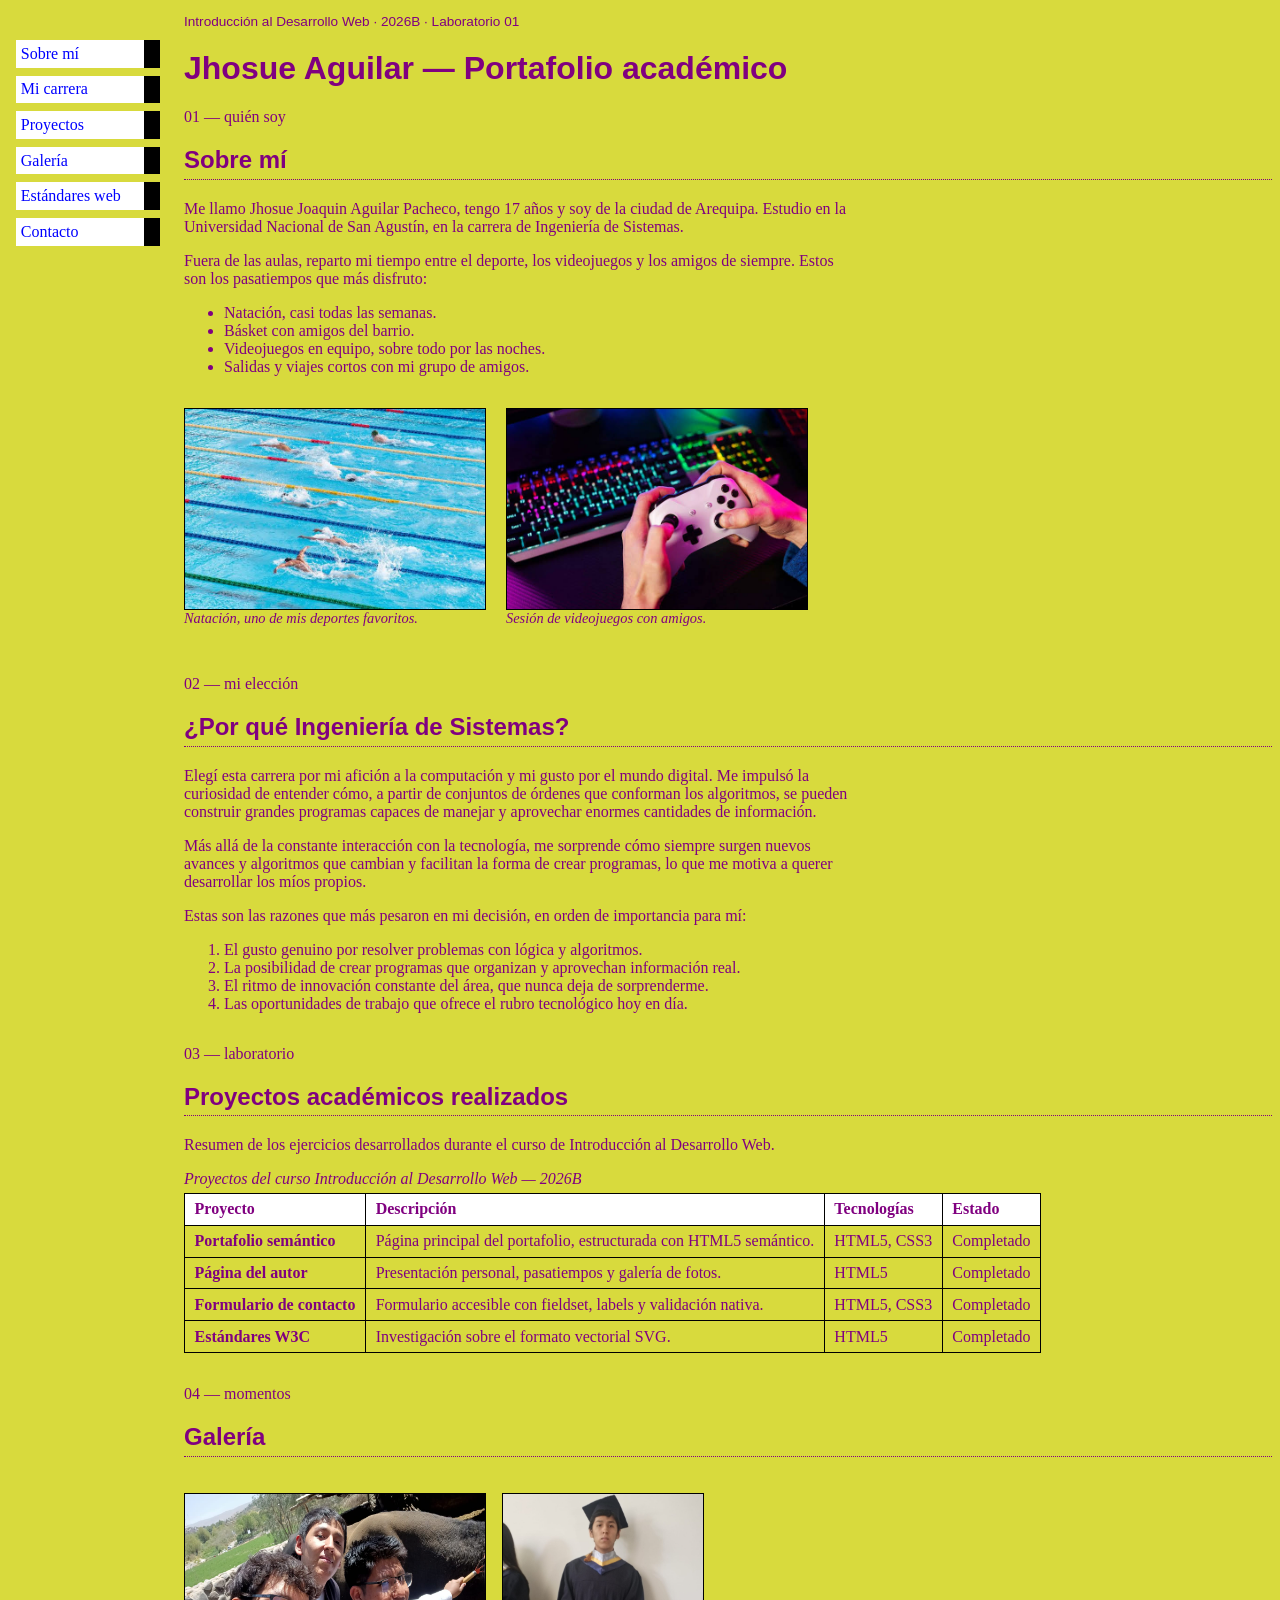
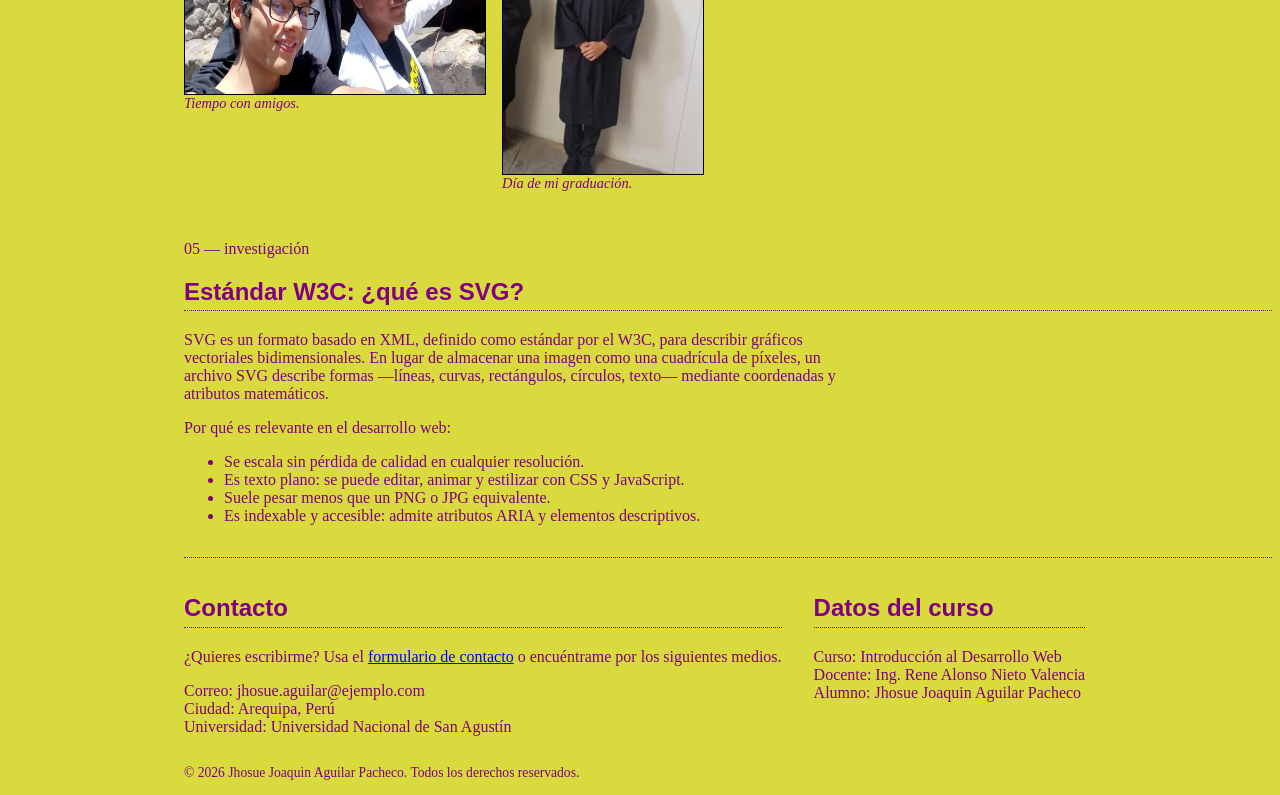
<file: Lab01/index.html>
<!DOCTYPE html>
<html lang="es">
<head>
    <meta charset="UTF-8">
    <meta name="viewport" content="width=device-width, initial-scale=1.0">
    <title>Portafolio Académico — Jhosue Aguilar</title>
    <meta name="author" content="Jhosue Joaquin Aguilar Pacheco">
    <meta name="description" content="Portafolio académico de Jhosue Aguilar, estudiante de Ingeniería de Sistemas — UNSA.">
    <link rel="stylesheet" href="css/style.css">
</head>
<body>

    <nav aria-label="Navegación principal">
        <ul class="navbar">
            <li><a href="#sobre-mi">Sobre mí</a></li>
            <li><a href="#carrera">Mi carrera</a></li>
            <li><a href="#proyectos">Proyectos</a></li>
            <li><a href="#galeria">Galería</a></li>
            <li><a href="#estandares">Estándares web</a></li>
            <li><a href="#contacto">Contacto</a></li>
        </ul>
    </nav>

    <header>
        <p class="curso-tag">Introducción al Desarrollo Web · 2026B · Laboratorio 01</p>
        <h1>Jhosue Aguilar &mdash; Portafolio académico</h1>
    </header>

    <main>
        <article id="sobre-mi" class="block">
            <span class="label">01 — quién soy</span>
            <h2>Sobre mí</h2>
            <p>Me llamo Jhosue Joaquin Aguilar Pacheco, tengo 17 años y soy de la ciudad de Arequipa.
                Estudio en la Universidad Nacional de San Agustín, en la carrera de Ingeniería de Sistemas.</p>
            <p>Fuera de las aulas, reparto mi tiempo entre el deporte, los videojuegos y los amigos de siempre.
                Estos son los pasatiempos que más disfruto:</p>
            <ul>
                <li>Natación, casi todas las semanas.</li>
                <li>Básket con amigos del barrio.</li>
                <li>Videojuegos en equipo, sobre todo por las noches.</li>
                <li>Salidas y viajes cortos con mi grupo de amigos.</li>
            </ul>
            <figure>
                <img src="img/natacion.jpg" alt="Nadadores compitiendo en piscina de carriles" width="300" height="200">
                <figcaption>Natación, uno de mis deportes favoritos.</figcaption>
            </figure>
            <figure>
                <img src="img/videojuegos.jpg" alt="Manos sosteniendo un control mientras se juega frente a un teclado retroiluminado" width="300" height="200">
                <figcaption>Sesión de videojuegos con amigos.</figcaption>
            </figure>
        </article>

        <article id="carrera" class="block">
            <span class="label">02 — mi elección</span>
            <h2>¿Por qué Ingeniería de Sistemas?</h2>
            <p>Elegí esta carrera por mi afición a la computación y mi gusto por el mundo digital. Me impulsó
                la curiosidad de entender cómo, a partir de conjuntos de órdenes que conforman los algoritmos,
                se pueden construir grandes programas capaces de manejar y aprovechar enormes cantidades de información.</p>
            <p>Más allá de la constante interacción con la tecnología, me sorprende cómo siempre surgen nuevos
                avances y algoritmos que cambian y facilitan la forma de crear programas, lo que me motiva a
                querer desarrollar los míos propios.</p>
            <p>Estas son las razones que más pesaron en mi decisión, en orden de importancia para mí:</p>
            <ol>
                <li>El gusto genuino por resolver problemas con lógica y algoritmos.</li>
                <li>La posibilidad de crear programas que organizan y aprovechan información real.</li>
                <li>El ritmo de innovación constante del área, que nunca deja de sorprenderme.</li>
                <li>Las oportunidades de trabajo que ofrece el rubro tecnológico hoy en día.</li>
            </ol>
        </article>

        <section id="proyectos" class="block">
            <span class="label">03 — laboratorio</span>
            <h2>Proyectos académicos realizados</h2>
            <p>Resumen de los ejercicios desarrollados durante el curso de Introducción al Desarrollo Web.</p>
            <table>
                <caption>Proyectos del curso Introducción al Desarrollo Web — 2026B</caption>
                <thead>
                    <tr>
                        <th scope="col">Proyecto</th>
                        <th scope="col">Descripción</th>
                        <th scope="col">Tecnologías</th>
                        <th scope="col">Estado</th>
                    </tr>
                </thead>
                <tbody>
                    <tr>
                        <th scope="row">Portafolio semántico</th>
                        <td>Página principal del portafolio, estructurada con HTML5 semántico.</td>
                        <td>HTML5, CSS3</td>
                        <td>Completado</td>
                    </tr>
                    <tr>
                        <th scope="row">Página del autor</th>
                        <td>Presentación personal, pasatiempos y galería de fotos.</td>
                        <td>HTML5</td>
                        <td>Completado</td>
                    </tr>
                    <tr>
                        <th scope="row">Formulario de contacto</th>
                        <td>Formulario accesible con fieldset, labels y validación nativa.</td>
                        <td>HTML5, CSS3</td>
                        <td>Completado</td>
                    </tr>
                    <tr>
                        <th scope="row">Estándares W3C</th>
                        <td>Investigación sobre el formato vectorial SVG.</td>
                        <td>HTML5</td>
                        <td>Completado</td>
                    </tr>
                </tbody>
            </table>
        </section>

        <section id="galeria" class="block">
            <span class="label">04 — momentos</span>
            <h2>Galería</h2>
            <div class="gallery">
                <figure>
                    <img src="img/foto-amigos.jpeg" alt="Jhosue junto a dos amigos al aire libre, con un caballo detrás" width="300" height="200">
                    <figcaption>Tiempo con amigos.</figcaption>
                </figure>
                <figure>
                    <img src="img/foto-graduacion.jpeg" alt="Jhosue vestido con toga y birrete el día de su graduación" width="200" height="280">
                    <figcaption>Día de mi graduación.</figcaption>
                </figure>
            </div>
        </section>

        <article id="estandares" class="block">
            <span class="label">05 — investigación</span>
            <h2>Estándar W3C: ¿qué es SVG?</h2>
            <p>SVG es un formato basado en XML, definido como estándar por el W3C, para describir gráficos
                vectoriales bidimensionales. En lugar de almacenar una imagen como una cuadrícula de píxeles,
                un archivo SVG describe formas —líneas, curvas, rectángulos, círculos, texto— mediante
                coordenadas y atributos matemáticos.</p>
            <p>Por qué es relevante en el desarrollo web:</p>
            <ul>
                <li>Se escala sin pérdida de calidad en cualquier resolución.</li>
                <li>Es texto plano: se puede editar, animar y estilizar con CSS y JavaScript.</li>
                <li>Suele pesar menos que un PNG o JPG equivalente.</li>
                <li>Es indexable y accesible: admite atributos ARIA y elementos descriptivos.</li>
            </ul>
        </article>
    </main>

    <footer id="contacto">
        <div class="footer-inner">
            <div class="footer-col">
                <h2>Contacto</h2>
                <p>¿Quieres escribirme? Usa el <a href="contact.html">formulario de contacto</a> o
                    encuéntrame por los siguientes medios.</p>
                <ul class="contact-list">
                    <li>Correo: jhosue.aguilar@ejemplo.com</li>
                    <li>Ciudad: Arequipa, Perú</li>
                    <li>Universidad: Universidad Nacional de San Agustín</li>
                </ul>
            </div>
            <div class="footer-col">
                <h2>Datos del curso</h2>
                <ul class="contact-list">
                    <li>Curso: Introducción al Desarrollo Web</li>
                    <li>Docente: Ing. Rene Alonso Nieto Valencia</li>
                    <li>Alumno: Jhosue Joaquin Aguilar Pacheco</li>
                </ul>
            </div>
        </div>
        <p class="copyright">&copy; 2026 Jhosue Joaquin Aguilar Pacheco. Todos los derechos reservados.</p>
    </footer>

</body>
</html>
</file>
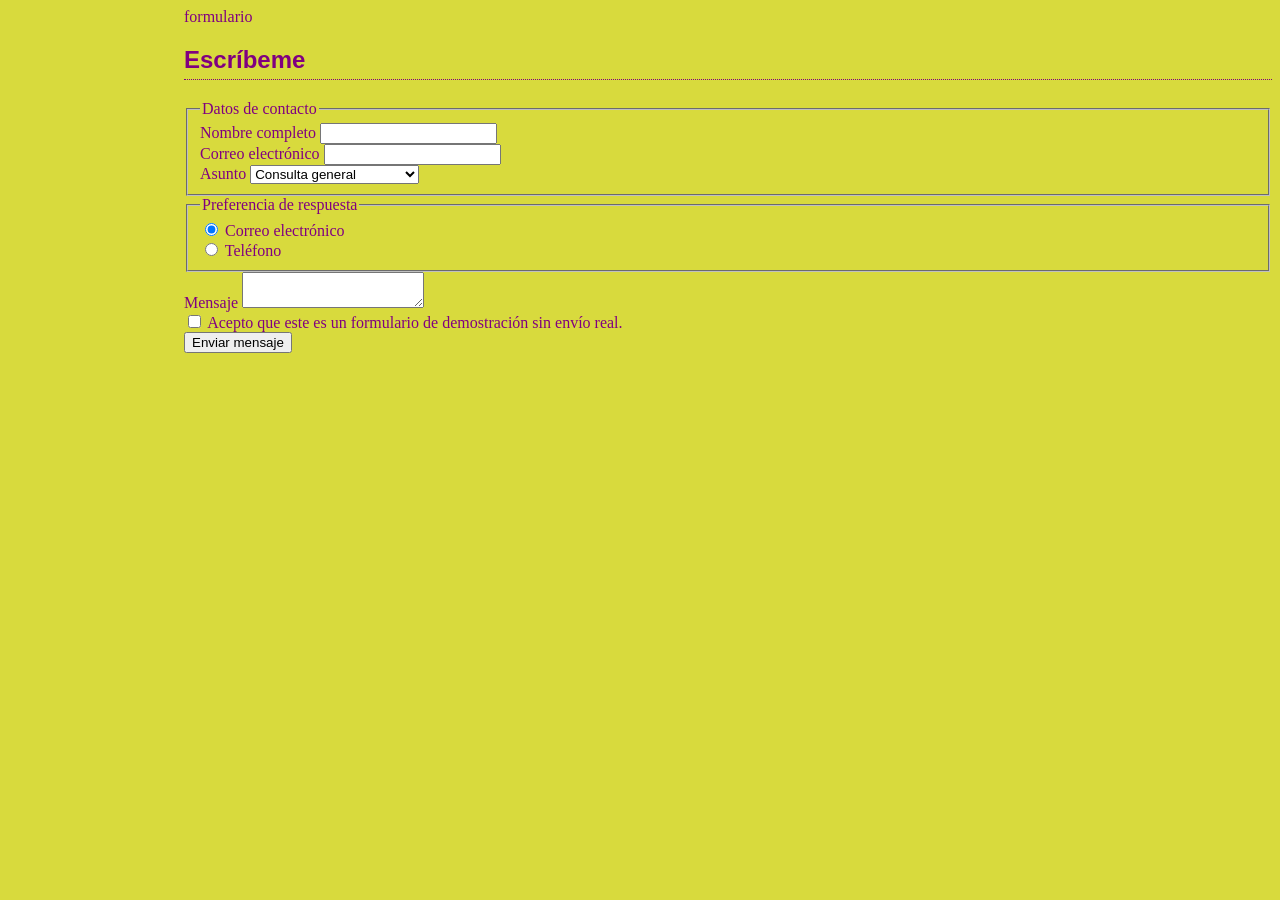
<file: Lab01/contact.html>
<!DOCTYPE html>
<html>
    <head>
        <title>Contacto - Jhosue</title>
        <meta charset="UTF-8">
        <meta name="viewport" content="width=device-width, initial-scale=1.0">
        <link rel="stylesheet" href="css/style.css">
    </head>
    
    <body>
        <main>
            <div class="frame">

            <article class="block" id="formulario">
            <span class="label">formulario</span>
            <h2>Escríbeme</h2>

            <form action="#" method="post" onsubmit="return false;">

            <fieldset>
                <legend>Datos de contacto</legend>

                <div class="field">
                <label for="nombre">Nombre completo</label>
                <input type="text" id="nombre" name="nombre" autocomplete="name" required>
                </div>

                <div class="field">
                <label for="correo">Correo electrónico</label>
                <input type="email" id="correo" name="correo" autocomplete="email" required>
                </div>

                <div class="field">
                <label for="asunto">Asunto</label>
                <select id="asunto" name="asunto">
                    <option value="consulta">Consulta general</option>
                    <option value="proyecto">Propuesta de proyecto</option>
                    <option value="colaboracion">Colaboración académica</option>
                </select>
                </div>
            </fieldset>

            <fieldset>
                <legend>Preferencia de respuesta</legend>
                <div class="radio-row">
                <input type="radio" id="pref-correo" name="preferencia" value="correo" checked>
                <label for="pref-correo">Correo electrónico</label>
                </div>
                <div class="radio-row">
                <input type="radio" id="pref-telefono" name="preferencia" value="telefono">
                <label for="pref-telefono">Teléfono</label>
                </div>
            </fieldset>

            <div class="field">
                <label for="mensaje">Mensaje</label>
                <textarea id="mensaje" name="mensaje" required></textarea>
            </div>

            <div class="checkbox-row">
            <input type="checkbox" id="privacidad" name="privacidad" required>
            <label for="privacidad">Acepto que este es un formulario de demostración sin envío real.</label>
          </div>

          <button type="submit">Enviar mensaje</button>
            </form>
            </article>
        </main>
    </body>
</html>
</file>
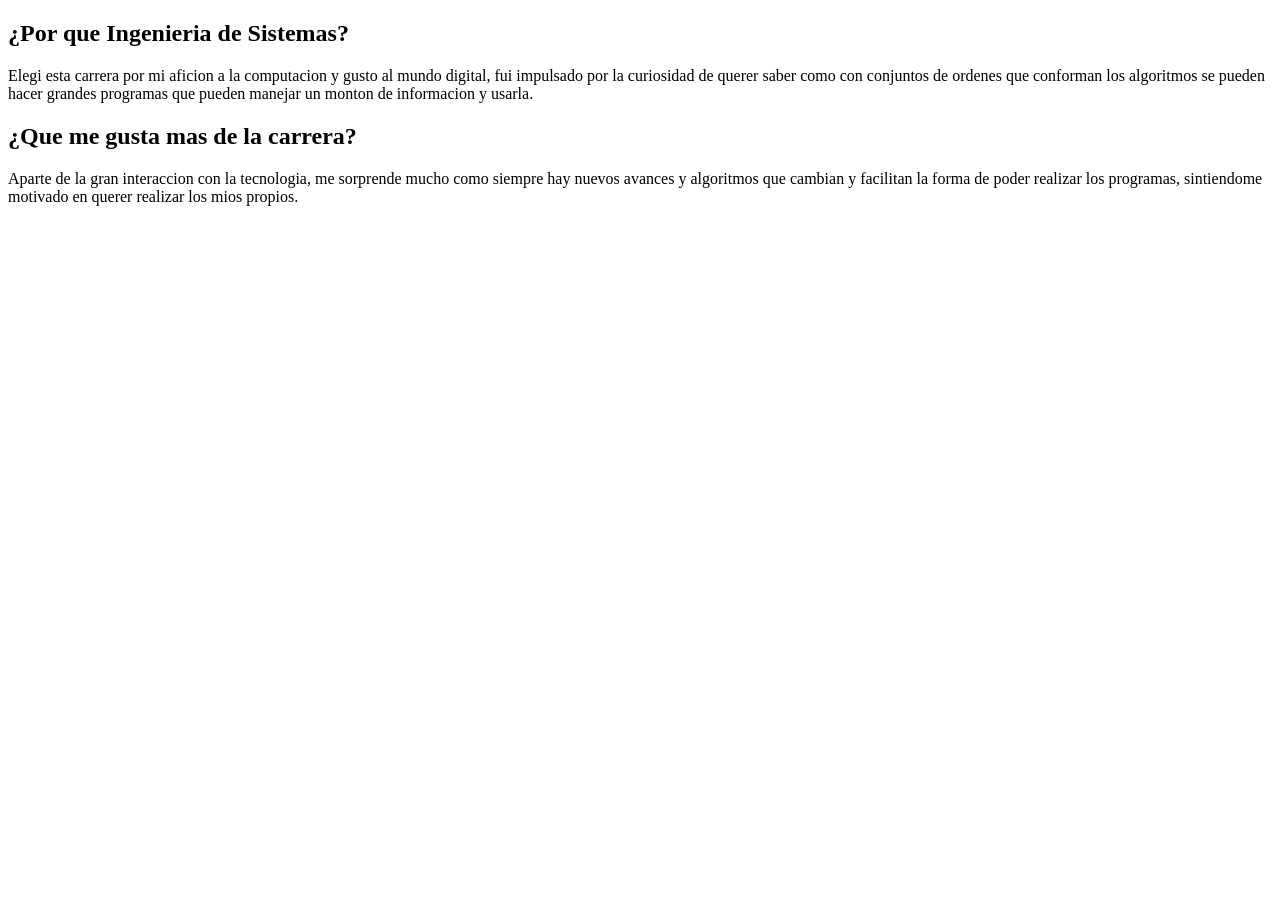
<file: Lab01/system.html>
<!DOCTYPE html>
<html>
    <head>
        <title>Eleccion de Carrera</title>
    </head>

    <body>
        <h2>¿Por que Ingenieria de Sistemas?</h2>

        <p>Elegi esta carrera por mi aficion a la computacion y gusto al mundo digital, 
            fui impulsado por la curiosidad de querer saber como con conjuntos de ordenes
            que conforman los algoritmos se pueden hacer grandes programas que pueden manejar
            un monton de informacion y usarla.
        </p>

        <h2>¿Que me gusta mas de la carrera?</h2>

        <p>Aparte de la gran interaccion con la tecnologia, me sorprende mucho como siempre hay 
            nuevos avances y algoritmos que cambian y facilitan la forma de poder realizar los programas,
            sintiendome motivado en querer realizar los mios propios.
        </p>
    </body>
</html>
</file>
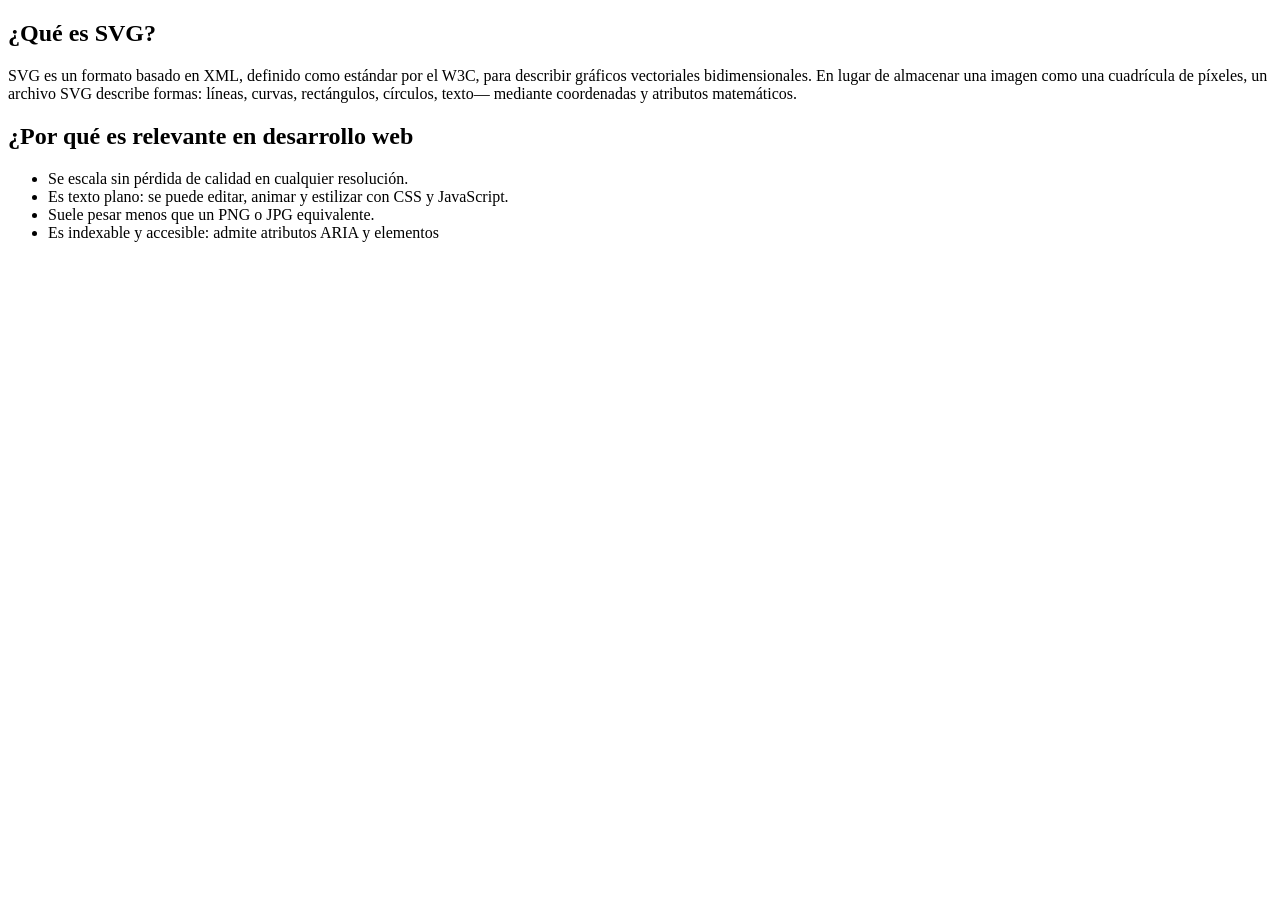
<file: Lab01/w3c.html>
<!DOCTYPE html>
<html>
    <head>
        <title>Estandar W3C</title>
    </head>

    <body>
        <h2>¿Qué es SVG?</h2>
        <p>
            SVG es un formato basado en XML, definido como
            estándar por el W3C, para describir gráficos vectoriales bidimensionales. En lugar
            de almacenar una imagen como una cuadrícula de píxeles, un archivo SVG describe
            formas: líneas, curvas, rectángulos, círculos, texto— mediante coordenadas y
            atributos matemáticos.
        </p>

        <h2>¿Por qué es relevante en desarrollo web</h2>
            <ul>
                <li>Se escala sin pérdida de calidad en cualquier resolución.
                <li>Es texto plano: se puede editar, animar y estilizar con CSS y JavaScript.
                <li>Suele pesar menos que un PNG o JPG equivalente.
                <li>Es indexable y accesible: admite atributos ARIA y elementos
            </ul> 
    </body>
</html>
</file>
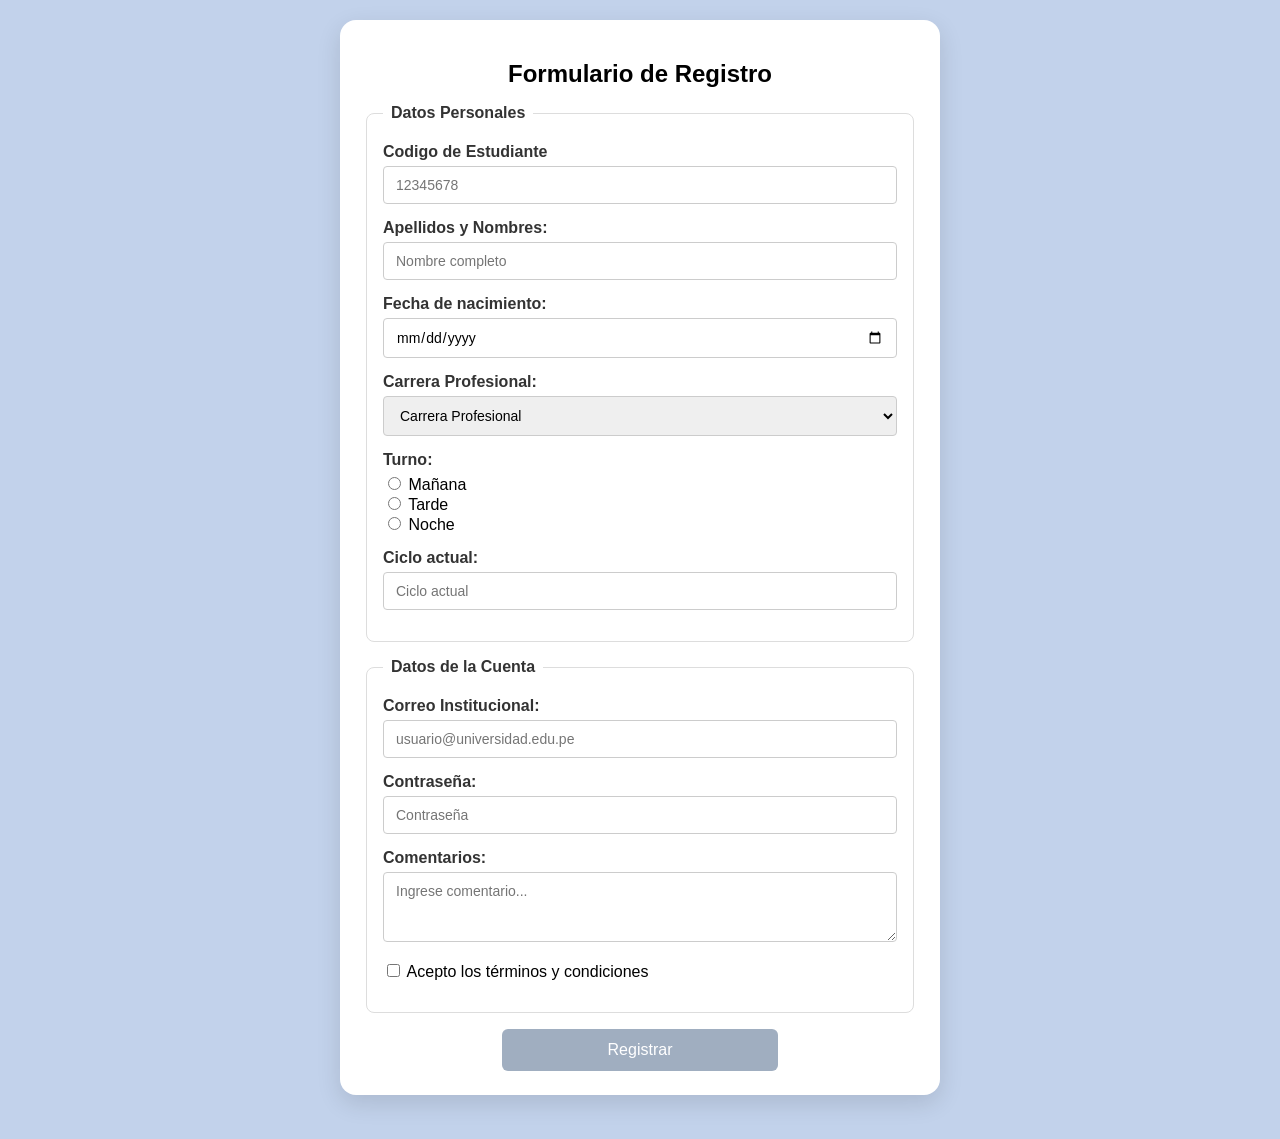
<file: Lab02/formulario.html>
<!DOCTYPE html>
<html lang="es">
    <head>
        <title>Formulario</title>
        <meta charset="UTF-8">
        <meta name="viewport" content="width=device-width, initial-scale=1.0">
        <meta name="author" content="Jhosue Aguilar">
        <link rel="stylesheet" href="styles.css">
    </head>

    <body>
        <form action="/procesar" method="POST" class="card">

            <h1>Formulario de Registro</h1>

            <fieldset>

                <legend>Datos Personales</legend>

                <div class="form-group">
                    <label for="codigo" class="form-label">Codigo de Estudiante</label>
                    <input type="text" name="codigo" id="codigo" class="form-input" required pattern="[0-9]{8}"
                        maxlength="8" inputmode="numeric" placeholder="12345678">
                </div>
                
                <div class="form-group">
                    <label for="nombres" class="form-label">Apellidos y Nombres:</label>
                    <input type="text" name="nombres" id="nombres" class="form-input" required placeholder="Nombre completo">
                </div>

                <div class="form-group">
                    <label for="nacimiento" class="form-label">Fecha de nacimiento: </label>
                    <input type="date" name="nacimiento" id="nacimiento" class="form-input"
                        required min="1970-01-01" max="2008-12-31">
                </div>

                <div class="form-group">
                    <label for="carrera" class="form-label">Carrera Profesional:</label>
                    <select name="carrera" id="carrera" class="form-input" required>
                        <option value="">Carrera Profesional</option>
                        <option value="sistemas">Ingenieria de Sistemas</option>
                        <option value="mecanica">Ingenieria Mecanica</option>
                        <option value="civil">Ingenieria Civil</option>
                        <option value="industrial">Ingenieria Industrial</option>
                        <option value="electrica">Ingenieria Electrica</option>
                    </select>
                </div>

                <div class="form-group">
                    <span class="form-label">Turno:</span>
                    <input type="radio" name="turno" id="turno-m" value="mañana" required>
                    <label for="turno-m">Mañana</label><br>
                    <input type="radio" name="turno" id="turno-t" value="tarde" required>
                    <label for="turno-t">Tarde</label><br>
                    <input type="radio" name="turno" id="turno-n" value="noche" required>
                    <label for="turno-n">Noche</label>
                </div>

                <div class="form-group">
                    <label for="ciclo" class="form-label">Ciclo actual:</label>
                    <input type="number" id="ciclo" name="ciclo" class="form-input" min="1" max="10"
                        required placeholder="Ciclo actual">
                </div>
            </fieldset>
            
            <fieldset>
                <legend>Datos de la Cuenta</legend>

                <div class="form-group">
                    <label for="email" class="form-label">Correo Institucional:</label>
                    <input type="email" id="email" name="email" class="form-input"
                        required placeholder="usuario@universidad.edu.pe">
                </div>

                <div class="form-group">
                    <label for="contraseña" class="form-label">Contraseña:</label>
                    <input type="password" id="contraseña" name="contraseña" class="form-input"
                        required placeholder="Contraseña" minlength="8" pattern="(?=.*[A-Z])(?=.*[0-9]).{8,}">
                </div>

                <div class="form-group">
                    <label for="comentarios" class="form-label">Comentarios:</label>
                    <textarea id="comentarios" name="comentarios" class="form-input"
                            rows="3" maxlength="300" required placeholder="Ingrese comentario..."></textarea>
                </div>

                <div class="form-group">
                    <input type="checkbox" id="terminos" name="terminos" required>
                    <label for="terminos">Acepto los términos y condiciones</label>
                </div>
            </fieldset>

            <button type="submit" class="btn" id="registro" disabled>Registrar</button>

        </form>

        <script>
            const terminos = document.getElementById("terminos");
            const btnRegistrar = document.getElementById("registro");

            terminos.addEventListener("change", () => {
                btnRegistrar.disabled = !terminos.checked;
            });
        </script>
    </body>
</html>
</file>
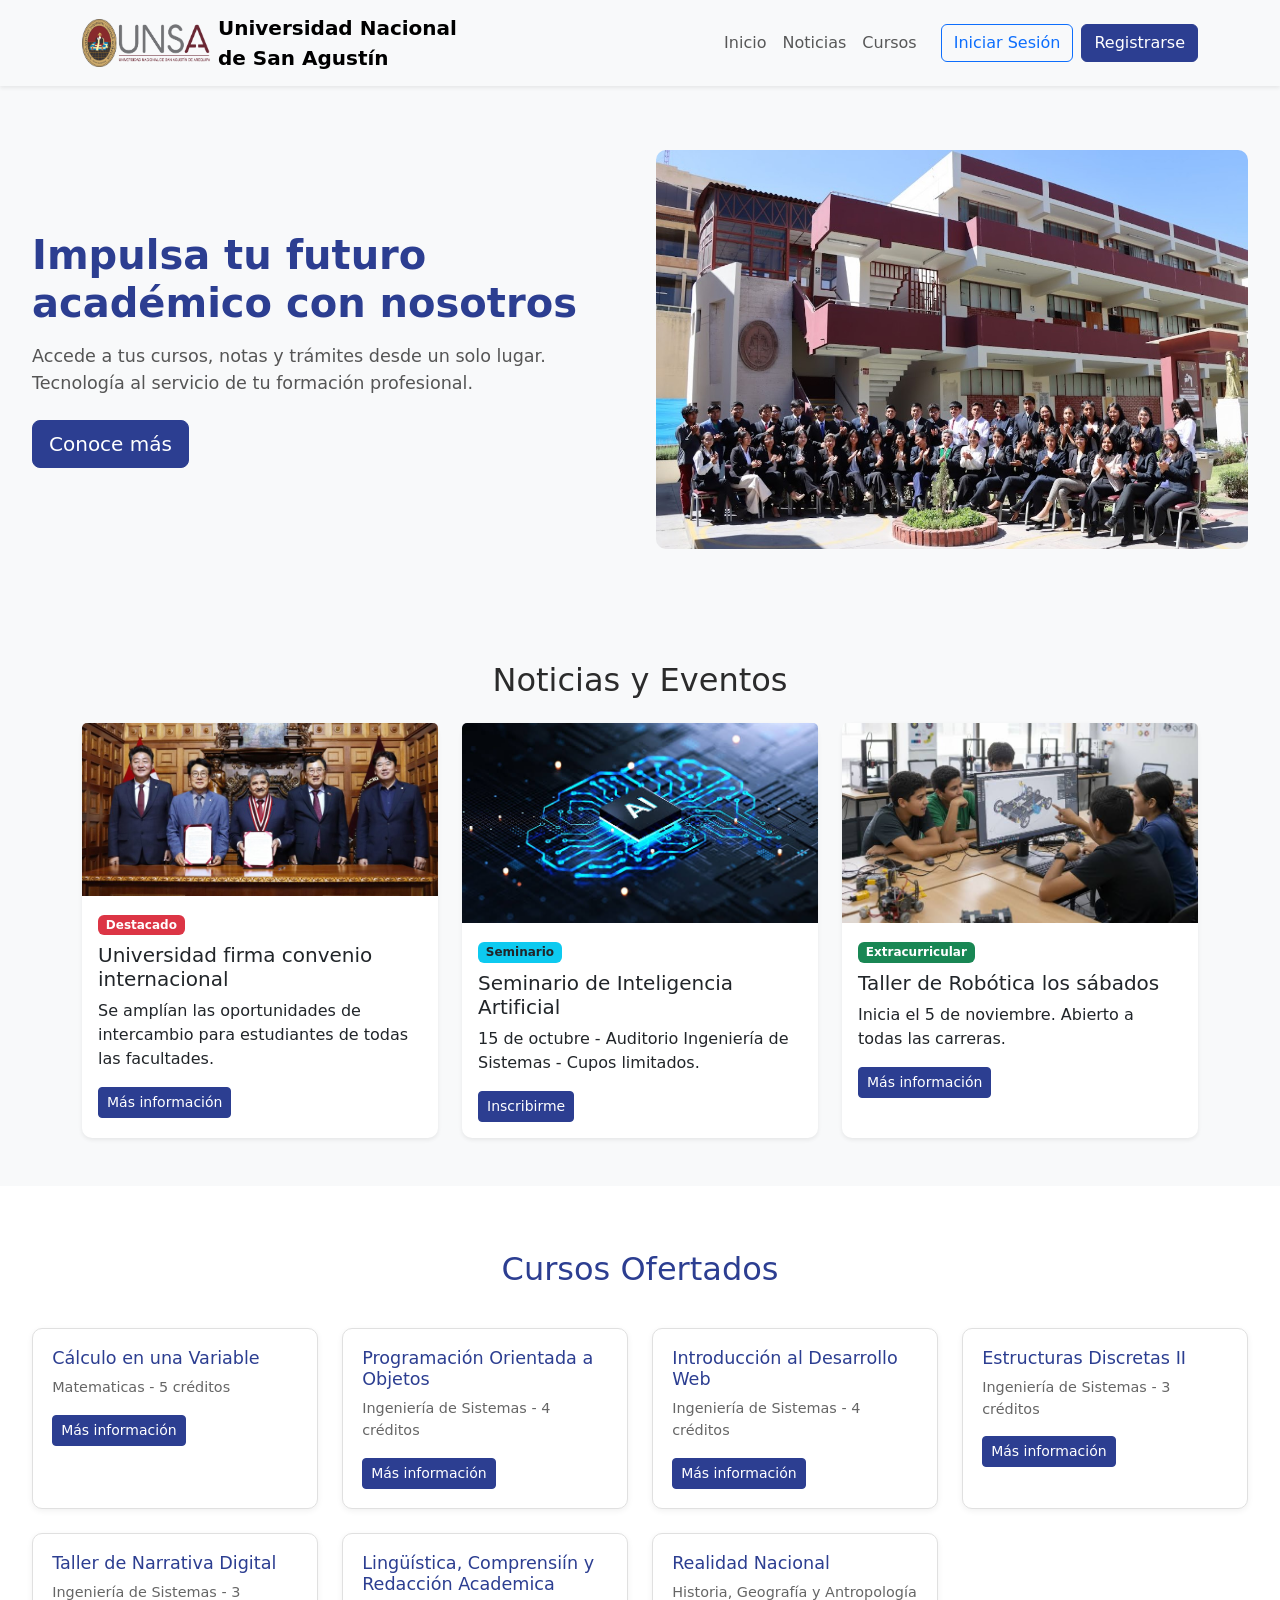
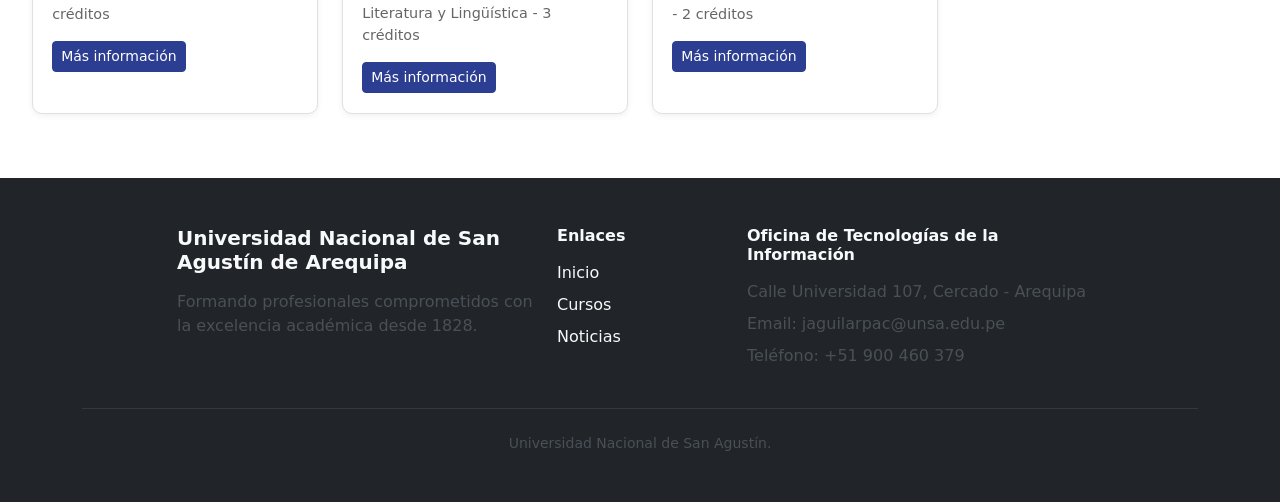
<file: Lab03/paginaInicio.html>
<!DOCTYPE html>
<html lang="es">
    <head>
        <meta charset="UTF-8">
        <meta name="viewport" content="width=device-width, initial-scale=1.0">
        <title>Sistema Web de Gestión Académica | Universidad Nacional San Agustin</title>
        <meta name="description" content="Portal académico para gestión de cursos, matrículas y noticias universitarias.">
        <link href="https://cdn.jsdelivr.net/npm/bootstrap@5.3.3/dist/css/bootstrap.min.css" rel="stylesheet">
        <link rel="stylesheet" href="https://cdn.jsdelivr.net/npm/bootstrap-icons@1.11.3/font/bootstrap-icons.css">
        <link href="https://fonts.googleapis.com/css2?family=Poppins:wght@400;600;700&display=swap" rel="stylesheet">
        <link rel="stylesheet" href="styles.css">
    </head>

    <body>
        <nav class="navbar navbar-expand-lg navbar-light bg-light shadow-sm">
            <div class="container">
                <a class="navbar-brand fw-bold d-flex align-items-center gap-2" href="#">
                    <img src="img/logo-unsa.png" alt="Logo UNSA" width="128" height="48">
                    Universidad Nacional <br>
                    de San Agustín
                </a>
                <button class="navbar-toggler" type="button" data-bs-toggle="collapse" data-bs-target="#navbarNav">
                <span class="navbar-toggler-icon"></span>
                </button>
                <div class="collapse navbar-collapse" id="navbarNav">
                    <ul class="navbar-nav ms-auto mb-2 mb-lg-0">
                        <li class="nav-item"><a class="nav-link" href="#hero">Inicio</a></li>
                        <li class="nav-item"><a class="nav-link" href="#noticias">Noticias</a></li>
                        <li class="nav-item"><a class="nav-link" href="#cursos">Cursos</a></li>
                    </ul>
                    <div class="d-flex gap-2 ms-lg-3">
                        <button class="btn btn-outline-primary" data-bs-toggle="modal" data-bs-target="#modalIniciarSesion">Iniciar Sesión</button>
                        <button class="btn btn-primary" data-bs-toggle="modal" data-bs-target="#modalRegistrarse">Registrarse</button>
                    </div>
                </div>
            </div>
        </nav>
        <script src="https://cdn.jsdelivr.net/npm/bootstrap@5.3.3/dist/js/bootstrap.bundle.min.js"></script>

        <section class="hero" id="hero">
            <div class="hero__texto">
                <h1>Impulsa tu futuro académico con nosotros</h1>
                <p>Accede a tus cursos, notas y trámites desde un solo lugar. Tecnología al servicio de tu formación profesional.</p>
                <button class="btn btn-primary btn-lg" data-bs-toggle="modal" data-bs-target="#modalInfo">
                    Conoce más</button>
            </div>

            <div class="hero__imagen">
                <img src="img/estudiantes.jpg" alt="Estudiantes universitarios en campus">
            </div>  
        </section>

        <section class="noticias py-5" id="noticias">
            <div class="container">
                <h2 class="text-center mb-4">Noticias y Eventos</h2>

                <div class="row row-cols-1 row-cols-md-2 row-cols-lg-3 g-4">

                    <div class="col">
                        <div class="card h-100 shadow-sm">
                            <img src="img/noticia1.jpg" class="card-img-top" alt="Noticia destacada">
                            <div class="card-body">
                                <span class="badge bg-danger mb-2">Destacado</span>
                                <h5 class="card-title">Universidad firma convenio internacional</h5>
                                <p class="card-text">Se amplían las oportunidades de intercambio para estudiantes de todas las facultades.</p>
                                <button type="button" class="btn btn-sm btn-primary" data-bs-toggle="modal" data-bs-target="#modalDestacado">
                                Más información
                                </button>
                            </div>
                        </div>
                    </div>

                    <div class="col">
                        <div class="card h-100 shadow-sm">
                        <img src="img/seminario1.jpg" class="card-img-top" alt="Seminario">
                        <div class="card-body">
                            <span class="badge bg-info text-dark mb-2">Seminario</span>
                            <h5 class="card-title">Seminario de Inteligencia Artificial</h5>
                            <p class="card-text">15 de octubre - Auditorio Ingeniería de Sistemas - Cupos limitados.</p>
                            <button type="button" class="btn btn-sm btn-primary" data-bs-toggle="modal" data-bs-target="#modalTaller">
                            Inscribirme
                            </button>
                        </div>
                        </div>
                    </div>

                    <div class="col">
                        <div class="card h-100 shadow-sm">
                        <img src="img/extracurricular1.jpg" class="card-img-top" alt="Clase extracurricular">
                        <div class="card-body">
                            <span class="badge bg-success mb-2">Extracurricular</span>
                            <h5 class="card-title">Taller de Robótica los sábados</h5>
                            <p class="card-text">Inicia el 5 de noviembre. Abierto a todas las carreras.</p>
                            <button type="button" class="btn btn-sm btn-primary" data-bs-toggle="modal" data-bs-target="#modalSeminario">
                            Más información
                            </button>
                        </div>
                        </div>
                    </div>
                </div>
            </div>
        </section>

        <section class="cursos" id="cursos">
            <h2 class="cursos__titulo">Cursos Ofertados</h2>

            <div class="cursos__grid">

                <div class="curso-card">
                    <div class="curso-card__body">
                        <h3>Cálculo en una Variable</h3>
                        <p>Matematicas - 5 créditos</p>
                        <button type="button" class="btn btn-sm btn-primary" data-bs-toggle="modal" data-bs-target="#modalCalculo">
                        Más información
                        </button>
                    </div>
                </div>

                <div class="curso-card">
                    <div class="curso-card__body">
                        <h3>Programación Orientada a Objetos</h3>
                        <p>Ingeniería de Sistemas - 4 créditos</p>
                        <button type="button" class="btn btn-sm btn-primary" data-bs-toggle="modal" data-bs-target="#modalDSOO">
                        Más información
                        </button>
                    </div>
                </div>

                <div class="curso-card">
                    <div class="curso-card__body">
                        <h3>Introducción al Desarrollo Web</h3>
                        <p>Ingeniería de Sistemas  - 4 créditos</p>
                        <button type="button" class="btn btn-sm btn-primary" data-bs-toggle="modal" data-bs-target="#modalIDW">
                        Más información
                        </button>
                    </div>
                </div>

                <div class="curso-card">
                    <div class="curso-card__body">
                        <h3>Estructuras Discretas II</h3>
                        <p>Ingeniería de Sistemas - 3 créditos</p>
                        <button type="button" class="btn btn-sm btn-primary" data-bs-toggle="modal" data-bs-target="#modalEDII">
                        Más información
                        </button>
                    </div>
                </div>

                <div class="curso-card">
                    <div class="curso-card__body">
                        <h3>Taller de Narrativa Digital</h3>
                        <p>Ingeniería de Sistemas - 3 créditos</p>
                        <button type="button" class="btn btn-sm btn-primary" data-bs-toggle="modal" data-bs-target="#modalTND">
                        Más información
                        </button>
                    </div>
                </div>

                <div class="curso-card">
                    <div class="curso-card__body">
                        <h3>Lingüística, Comprensiín y Redacción Academica</h3>
                        <p>Literatura y Lingüística - 3 créditos</p>
                        <button type="button" class="btn btn-sm btn-primary" data-bs-toggle="modal" data-bs-target="#modalLCRA">
                        Más información
                        </button>
                    </div>
                </div>
                
                <div class="curso-card">
                    <div class="curso-card__body">
                        <h3>Realidad Nacional</h3>
                        <p>Historia, Geografía y Antropología - 2 créditos</p>
                        <button type="button" class="btn btn-sm btn-primary" data-bs-toggle="modal" data-bs-target="#modalRN">
                        Más información
                        </button>
                    </div>
                </div>
            </div>
        </section>

        <div class="modal fade" id="modalInfo" tabindex="-1" aria-hidden="true">
            <div class="modal-dialog modal-dialog-centered">
                <div class="modal-content">
                <div class="modal-header">
                    <h5 class="modal-title">Sistema Web de Gestión Académica</h5>
                    <button type="button" class="btn-close" data-bs-dismiss="modal"></button>
                </div>
                <div class="modal-body">
                    <p>Desde un solo lugar puedes revisar tus cursos matriculados, consultar notas, descargar constancias y enterarte de noticias y eventos de tu facultad.</p>
                    <p>Inicia sesión con tu código de estudiante para acceder a todas las funciones del sistema.</p>
                </div>
                <div class="modal-footer">
                    <button type="button" class="btn btn-secondary" data-bs-dismiss="modal">Cerrar</button>
                    <button type="button" class="btn btn-primary" data-bs-toggle="modal" data-bs-target="#modalIniciarSesion">Iniciar Sesión</button>
                </div>
                </div>
            </div>
        </div>

        <div class="modal fade" id="modalIniciarSesion" tabindex="-1" aria-hidden="true">
            <div class="modal-dialog modal-dialog-centered">
                <div class="modal-content">
                <div class="modal-header">
                    <h5 class="modal-title">Iniciar Sesión</h5>
                    <button type="button" class="btn-close" data-bs-dismiss="modal"></button>
                </div>
                <div class="modal-body">
                    <div class="mb-3">
                        <label class="form-label">Código de estudiante</label>
                        <input type="text" name="Código" id="Código" class="form-control" required pattern="[0-9]{8}"
                        maxlength="8" inputmode="numeric" placeholder="Código">
                    </div>
                    <div class="mb-3">
                        <label class="form-label">Contraseña</label>
                        <input type="password" class="form-control" placeholder="Contraseña">
                    </div>
                </div>
                <div class="modal-footer">
                    <button type="button" class="btn btn-secondary" data-bs-dismiss="modal">Cancelar</button>
                    <button type="button" class="btn btn-primary">Ingresar</button>
                </div>
                </div>
            </div>
        </div>

        <div class="modal fade" id="modalRegistrarse" tabindex="-1" aria-hidden="true">
            <div class="modal-dialog modal-dialog-centered">
                <div class="modal-content">
                <div class="modal-header">
                    <h5 class="modal-title">Crear cuenta</h5>
                    <button type="button" class="btn-close" data-bs-dismiss="modal"></button>
                </div>
                <div class="modal-body">
                    <div class="mb-3">
                        <label class="form-label">Nombres completos</label>
                        <input type="text" class="form-control" placeholder="Apellidos, Nombres">
                    </div>
                    <div class="mb-3">
                        <label class="form-label">Correo institucional</label>
                        <input type="email" class="form-control" placeholder="nombre@unsa.edu.pe">
                    </div>
                    <div class="mb-3">
                        <label class="form-label">Contraseña</label>
                        <input type="password" id="Contraseña" name="Contraseña" class="form-control"
                        required placeholder="Contraseña" minlength="8" pattern="(?=.*[A-Z])(?=.*[0-9]).{8,}">
                    </div>
                    <div class="mb-3">
                        <label class="form-label">Código de estudiante</label>
                        <input type="text" name="Código" id="Código" class="form-control" required pattern="[0-9]{8}"
                        maxlength="8" inputmode="numeric" placeholder="Código">
                    </div>
                </div>
                <div class="modal-footer">
                    <button type="button" class="btn btn-secondary" data-bs-dismiss="modal">Cancelar</button>
                    <button type="button" class="btn btn-primary">Registrarme</button>
                </div>
                </div>
            </div>
        </div>

        <div class="modal fade" id="modalDestacado" tabindex="-1" aria-hidden="true">
            <div class="modal-dialog modal-dialog-centered">
                <div class="modal-content">
                <div class="modal-header">
                    <h5 class="modal-title">Universidad firma convenio internacional</h5>
                    <button type="button" class="btn-close" data-bs-dismiss="modal"></button>
                </div>
                <div class="modal-body">
                    <p>La universidad firmó un convenio con instituciones de Europa y América Latina para dar más oportunidades de intercambio a los estudiantes.</p>
                    <p>Incluye becas de movilidad y programas de doble titulación. Más información en la Oficina de Relaciones Internacionales.</p>
                </div>
                <div class="modal-footer">
                    <button type="button" class="btn btn-secondary" data-bs-dismiss="modal">Cerrar</button>
                </div>
                </div>
            </div>
        </div>

        <div class="modal fade" id="modalSeminario" tabindex="-1" aria-hidden="true">
            <div class="modal-dialog modal-dialog-centered">
                <div class="modal-content">
                <div class="modal-header">
                    <h5 class="modal-title">Seminario de Inteligencia Artificial</h5>
                    <button type="button" class="btn-close" data-bs-dismiss="modal"></button>
                </div>
                <div class="modal-body">
                    <p>Seminario introductorio sobre Inteligencia Artificial, abierto a todas las carreras.</p>
                    <p><strong>Fecha:</strong> 15 de octubre, 4:00 p.m.<br>
                    <strong>Lugar:</strong> Auditorio de Ingeniería de Sistemas<br>
                    <strong>Cupos limitados.</strong></p>
                </div>
                <div class="modal-footer">
                    <button type="button" class="btn btn-secondary" data-bs-dismiss="modal">Cerrar</button>
                </div>
                </div>
            </div>
        </div>

        <div class="modal fade" id="modalTaller" tabindex="-1" aria-hidden="true">
            <div class="modal-dialog modal-dialog-centered">
                <div class="modal-content">
                <div class="modal-header">
                    <h5 class="modal-title">Taller de Robótica</h5>
                    <button type="button" class="btn-close" data-bs-dismiss="modal"></button>
                </div>
                <div class="modal-body">
                    <p>Taller práctico de robótica para principiantes, no se necesita experiencia previa.</p>
                    <p><strong>Inicio:</strong> 5 de noviembre, sábados<br>
                    <strong>Dirigido a:</strong> Estudiantes de todas las carreras</p>
                </div>
                <div class="modal-footer">
                    <button type="button" class="btn btn-secondary" data-bs-dismiss="modal">Cerrar</button>
                </div>
                </div>
            </div>
        </div>

        <div class="modal fade" id="modalCalculo" tabindex="-1" aria-hidden="true">
            <div class="modal-dialog modal-dialog-centered">
                <div class="modal-content">
                <div class="modal-header">
                    <h5 class="modal-title">Cálculo en una Variable</h5>
                    <button type="button" class="btn-close" data-bs-dismiss="modal"></button>
                </div>
                <div class="modal-body">
                    <p>Curso base de Matemáticas centrado en límites, derivadas e integrales de funciones de una variable, con aplicaciones a problemas de ingeniería.</p>
                    <p><strong>Créditos:</strong> 5 - <strong>Área:</strong> Matemáticas</p>
                </div>
                <div class="modal-footer">
                    <button type="button" class="btn btn-secondary" data-bs-dismiss="modal">Cerrar</button>
                </div>
                </div>
            </div>
        </div>

        <div class="modal fade" id="modalDSOO" tabindex="-1" aria-hidden="true">
            <div class="modal-dialog modal-dialog-centered">
                <div class="modal-content">
                <div class="modal-header">
                    <h5 class="modal-title">Programación Orientada a Objetos</h5>
                    <button type="button" class="btn-close" data-bs-dismiss="modal"></button>
                </div>
                <div class="modal-body">
                    <p>Introduce los principios de la POO (clases, herencia, polimorfismo, encapsulamiento) aplicados al diseño de software mantenible.</p>
                    <p><strong>Créditos:</strong> 4 - <strong>Área:</strong> Ingeniería de Sistemas</p>
                </div>
                <div class="modal-footer">
                    <button type="button" class="btn btn-secondary" data-bs-dismiss="modal">Cerrar</button>
                </div>
                </div>
            </div>
        </div>

        <div class="modal fade" id="modalIDW" tabindex="-1" aria-hidden="true">
            <div class="modal-dialog modal-dialog-centered">
                <div class="modal-content">
                <div class="modal-header">
                    <h5 class="modal-title">Introducción al Desarrollo Web</h5>
                    <button type="button" class="btn-close" data-bs-dismiss="modal"></button>
                </div>
                <div class="modal-body">
                    <p>Fundamentos de HTML, CSS y JavaScript para construir páginas web responsivas, incluyendo una introducción a frameworks como Bootstrap.</p>
                    <p><strong>Créditos:</strong> 4 - <strong>Área:</strong> Ingeniería de Sistemas</p>
                </div>
                <div class="modal-footer">
                    <button type="button" class="btn btn-secondary" data-bs-dismiss="modal">Cerrar</button>
                </div>
                </div>
            </div>
        </div>

        <div class="modal fade" id="modalEDII" tabindex="-1" aria-hidden="true">
            <div class="modal-dialog modal-dialog-centered">
                <div class="modal-content">
                <div class="modal-header">
                    <h5 class="modal-title">Estructuras Discretas II</h5>
                    <button type="button" class="btn-close" data-bs-dismiss="modal"></button>
                </div>
                <div class="modal-body">
                    <p>Profundiza en teoría de grafos, combinatoria y estructuras algebraicas, base matemática para algoritmos y ciencias de la computación.</p>
                    <p><strong>Créditos:</strong> 3 - <strong>Área:</strong> Ingeniería de Sistemas</p>
                </div>
                <div class="modal-footer">
                    <button type="button" class="btn btn-secondary" data-bs-dismiss="modal">Cerrar</button>
                </div>
                </div>
            </div>
        </div>

        <div class="modal fade" id="modalTND" tabindex="-1" aria-hidden="true">
            <div class="modal-dialog modal-dialog-centered">
                <div class="modal-content">
                <div class="modal-header">
                    <h5 class="modal-title">Taller de Narrativa Digital</h5>
                    <button type="button" class="btn-close" data-bs-dismiss="modal"></button>
                </div>
                <div class="modal-body">
                    <p>Curso electivo enfocado en contar historias usando herramientas digitales: guion, edición multimedia y publicación en plataformas web.</p>
                    <p><strong>Créditos:</strong> 3 - <strong>Área:</strong> Ingeniería de Sistemas</p>
                </div>
                <div class="modal-footer">
                    <button type="button" class="btn btn-secondary" data-bs-dismiss="modal">Cerrar</button>
                </div>
                </div>
            </div>
        </div>
        
        <div class="modal fade" id="modalLCRA" tabindex="-1" aria-hidden="true">
            <div class="modal-dialog modal-dialog-centered">
                <div class="modal-content">
                <div class="modal-header">
                    <h5 class="modal-title">Lingüística, Comprensión y Redacción Académica</h5>
                    <button type="button" class="btn-close" data-bs-dismiss="modal"></button>
                </div>
                <div class="modal-body">
                    <p>Desarrolla habilidades de comprensión lectora y redacción de textos académicos, esenciales para informes, tesis y publicaciones universitarias.</p>
                    <p><strong>Créditos:</strong> 3 - <strong>Área:</strong> Literatura y Lingüística</p>
                </div>
                <div class="modal-footer">
                    <button type="button" class="btn btn-secondary" data-bs-dismiss="modal">Cerrar</button>
                </div>
                </div>
            </div>
        </div>

        <div class="modal fade" id="modalRN" tabindex="-1" aria-hidden="true">
            <div class="modal-dialog modal-dialog-centered">
                <div class="modal-content">
                <div class="modal-header">
                    <h5 class="modal-title">Realidad Nacional</h5>
                    <button type="button" class="btn-close" data-bs-dismiss="modal"></button>
                </div>
                <div class="modal-body">
                    <p>Analiza la situación social, política, económica y cultural del Perú desde una perspectiva histórica y geográfica, fomentando el pensamiento crítico.</p>
                    <p><strong>Créditos:</strong> 2 - <strong>Área:</strong> Historia, Geografía y Antropología</p>
                     </div>
                <div class="modal-footer">
                    <button type="button" class="btn btn-secondary" data-bs-dismiss="modal">Cerrar</button>
                </div>
                </div>
            </div>
        </div>

        <footer class="py-5 bg-dark text-light">
            <div class="container">
                <div class="row gy-4 justify-content-center">

                    <div class="col-12 col-md-4">
                        <h5 class="fw-bold mb-3">Universidad Nacional de San Agustín de Arequipa</h5>
                        <p class="text-light-emphasis">Formando profesionales comprometidos con la excelencia académica desde 1828.</p>
                    </div>

                    <div class="col-6 col-md-2">
                        <h6 class="fw-bold mb-3">Enlaces</h6>
                        <ul class="list-unstyled">
                            <li class="mb-2"><a href="#hero" class="link-light link-underline-opacity-0">Inicio</a></li>
                            <li class="mb-2"><a href="#cursos" class="link-light link-underline-opacity-0">Cursos</a></li>
                            <li class="mb-2"><a href="#noticias" class="link-light link-underline-opacity-0">Noticias</a></li>
                        </ul>
                    </div>

                    <div class="col-12 col-md-4">
                        <h6 class="fw-bold mb-3">Oficina de Tecnologías de la Información</h6>
                        <ul class="list-unstyled text-light-emphasis">
                            <li class="mb-2">Calle Universidad 107, Cercado - Arequipa</li>
                            <li class="mb-2">Email: jaguilarpac@unsa.edu.pe</li>
                            <li class="mb-2">Teléfono: +51 900 460 379</li>
                        </ul>
                    </div>
                </div>

                <hr class="my-4 border-secondary">

                <div class="text-center text-light-emphasis small">
                    Universidad Nacional de San Agustín.
                </div>
            </div>
        </footer>
    </body>
</html>
</file>
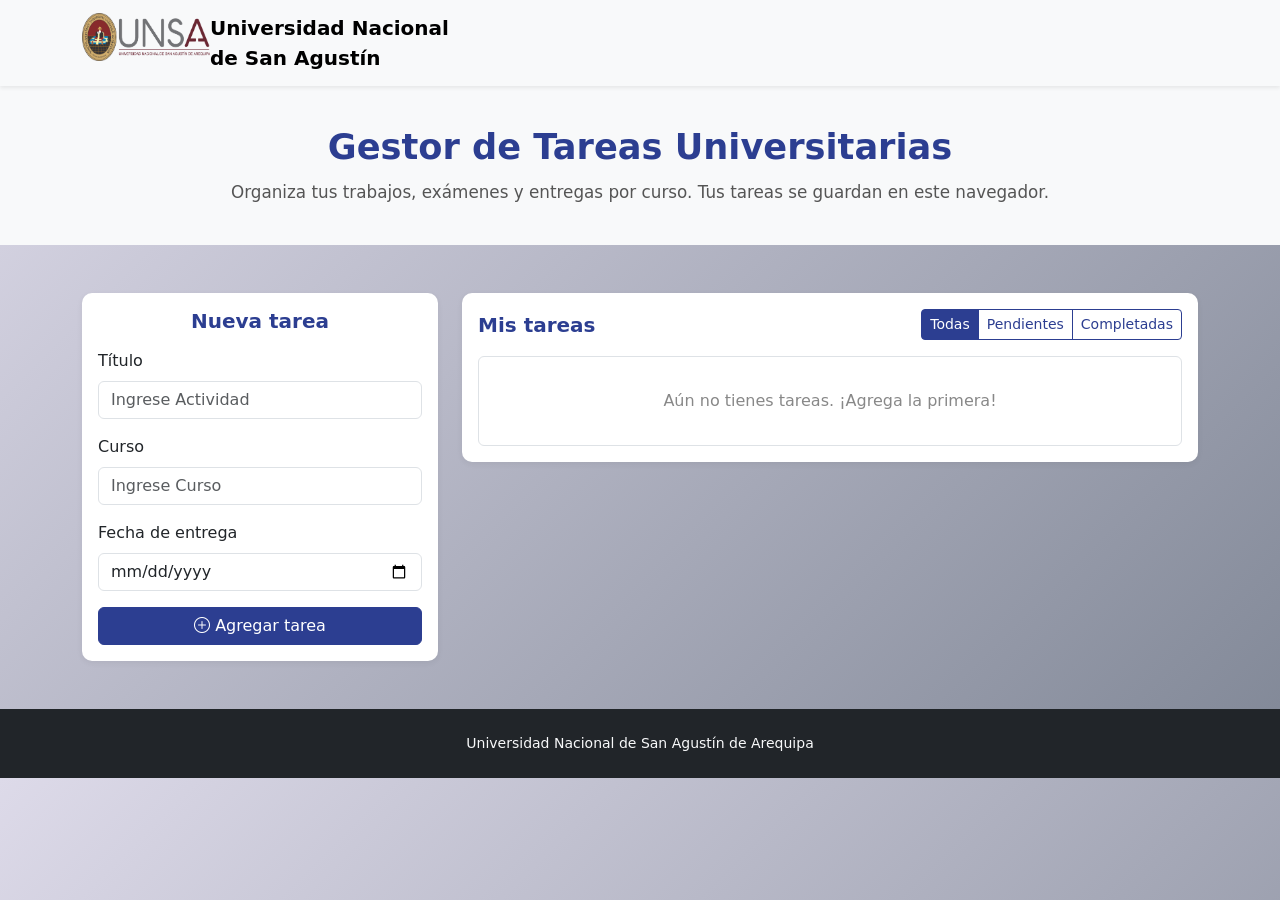
<file: Lab04/gestorTareas.html>
<!DOCTYPE html>
<html lang="es">
    <head>
        <meta charset="UTF-8">
        <meta name="viewport" content="width=device-width, initial-scale=1.0">
        <title>Gestor de Tareas Universitarias | Universidad Nacional de San Agustín</title>
        <meta name="description" content="Aplicación interactiva para gestionar tareas académicas sin recargar la página.">
        <link href="https://cdn.jsdelivr.net/npm/bootstrap@5.3.3/dist/css/bootstrap.min.css" rel="stylesheet">
        <link rel="stylesheet" href="https://cdn.jsdelivr.net/npm/bootstrap-icons@1.11.3/font/bootstrap-icons.css">
        <link href="https://fonts.googleapis.com/css2?family=Poppins:wght@400;600;700&display=swap" rel="stylesheet">
        <link rel="stylesheet" href="styles.css">
    </head>

    <body>
        <nav class="navbar navbar-expand-lg navbar-light bg-light shadow-sm">
            <div class="container">
                <a class="navbar-brand fw-bold d-flex" href="#">
                    <img src="img/logo-unsa.png" alt="Logo UNSA" width="128" height="48">
                    Universidad Nacional <br>
                    de San Agustín
                </a>
            </div>
        </nav>
 
        <header class="tareas-hero">
            <h1 class="tareas-hero__titulo">Gestor de Tareas Universitarias</h1>
            <p class="tareas-hero__texto">Organiza tus trabajos, exámenes y entregas por curso. Tus tareas se guardan en este navegador.</p>
        </header>

        <main class="container py-5">
            <div class="row g-4">
 
                <!-- Formulario de alta -->
                <section class="col-12 col-lg-4">
                    <div class="card tareas-card h-100">
                        <div class="card-body">
                            <h2 class="h5 text-center mb-3 tareas-card__titulo">Nueva tarea</h2>
                            <div id="alertas" aria-live="polite"></div>
 
                            <form id="form-tarea" novalidate>
                                <div class="mb-3">
                                    <label for="titulo" class="form-label">Título</label>
                                    <input type="text" id="titulo" class="form-control" placeholder="Ingrese Actividad">
                                </div>
                                <div class="mb-3">
                                    <label for="curso" class="form-label">Curso</label>
                                    <input type="text" id="curso" class="form-control" placeholder="Ingrese Curso">
                                </div>
                                <div class="mb-3">
                                    <label for="fechaEntrega" class="form-label">Fecha de entrega</label>
                                    <input type="date" id="fechaEntrega" class="form-control">
                                </div>
                                <button type="submit" class="btn btn-primary w-100">
                                    <i class="bi bi-plus-circle"></i> Agregar tarea
                                </button>
                            </form>
                        </div>
                    </div>
                </section>
 
                <!-- Lista de tareas -->
                <section class="col-12 col-lg-8">
                    <div class="card tareas-card">
                        <div class="card-body">
                            <div class="d-flex flex-wrap justify-content-between align-items-center gap-2 mb-3">
                                <h2 class="h5 mb-0 tareas-card__titulo">Mis tareas</h2>
                                <div class="btn-group" role="group" aria-label="Filtro de tareas" id="filtros">
                                    <button type="button" class="btn btn-outline-primary btn-sm active" data-filtro="todas">Todas</button>
                                    <button type="button" class="btn btn-outline-primary btn-sm" data-filtro="pendientes">Pendientes</button>
                                    <button type="button" class="btn btn-outline-primary btn-sm" data-filtro="completadas">Completadas</button>
                                </div>
                            </div>
 
                            <p class="small text-muted" id="resumen"></p>
 
                            <ul class="list-group" id="lista-tareas"></ul>
                        </div>
                    </div>
                </section>
            </div>
        </main>
        
        <footer class="py-4 bg-dark text-light">
            <div class="container text-center small">
                Universidad Nacional de San Agustín de Arequipa
            </div>
        </footer>

        <script src="https://cdn.jsdelivr.net/npm/bootstrap@5.3.3/dist/js/bootstrap.bundle.min.js"></script>
        <script src="app.js"></script>
    </body>
    
</html>
</file>
<file: Lab01/css/style.css>
/* Hoja de estilos basada en el tutorial de la W3C:
   https://www.w3.org/Style/Examples/011/firstcss.en.html */

body {
    padding-left: 11em;
    font-family: Georgia, "Times New Roman", Times, serif;
    color: purple;
    background-color: #d8da3d;
}

/* --- Barra de navegación lateral (paso 4 y 5 del tutorial) --- */

ul.navbar {
    list-style-type: none;
    padding: 0;
    margin: 0;
    position: absolute;
    top: 2em;
    left: 1em;
    width: 9em;
}

ul.navbar li {
    background: white;
    margin: 0.5em 0;
    padding: 0.3em;
    border-right: 1em solid black;
}

ul.navbar a {
    text-decoration: none;
}

/* --- Encabezados (paso 3 del tutorial) --- */

h1 {
    font-family: Helvetica, Geneva, Arial, SunSans-Regular, sans-serif;
}

h2 {
    font-family: Helvetica, Geneva, Arial, SunSans-Regular, sans-serif;
    border-bottom: thin dotted;
    padding-bottom: 0.2em;
}

.curso-tag {
    font-family: Helvetica, Geneva, Arial, SunSans-Regular, sans-serif;
    font-size: 0.85em;
    margin-bottom: 0;
}

/* --- Enlaces (paso 5 del tutorial) --- */

a:link {
    color: blue;
}

a:visited {
    color: purple;
}

/* --- Bloques de contenido --- */

article, section {
    margin-bottom: 2em;
}

p, li {
    max-width: 42em;
}

table {
    border-collapse: collapse;
    margin-top: 0.5em;
}

caption {
    text-align: left;
    font-style: italic;
    margin-bottom: 0.3em;
}

th, td {
    border: thin solid black;
    padding: 0.4em 0.6em;
    text-align: left;
}

thead th {
    background: white;
}

figure {
    display: inline-block;
    margin: 1em 1em 1em 0;
}

figure img {
    display: block;
    border: thin solid black;
}

figcaption {
    font-style: italic;
    font-size: 0.9em;
}

.gallery {
    display: flex;
    flex-wrap: wrap;
}

/* --- Pie de página / firma (paso 6 del tutorial: la regla horizontal) --- */

footer {
    margin-top: 1em;
    padding-top: 1em;
    border-top: thin dotted;
}

.footer-inner {
    display: flex;
    flex-wrap: wrap;
    gap: 2em;
}

.contact-list {
    list-style-type: none;
    padding: 0;
}

.copyright {
    font-size: 0.85em;
}
</file>
<file: Lab02/styles.css>
* {
    box-sizing: border-box;
    padding: 0;
}
.card {
    width: 100%;
    max-width: 600px;
    background: #ffffff;
    padding: 24px;
    border-radius: 16px;
    box-shadow: 0 8px 24px rgba(0 0 0 / 0.12);
    margin-bottom: 24px;
}
.card h1 { 
    font-size: 1.5rem; 
    text-align: center; 
    margin-bottom: 16px; 
}
body {
    margin: 0;
    min-height: 100vh;          
    display: flex;
    flex-direction: column;
    justify-content: center;    
    align-items: center; 
    font-family: 'Segoe UI', Tahoma, Geneva, Verdana, sans-serif;
    background-color: #c2d2eb;
    padding: 20px;
}
legend {
    display: block;
    margin-bottom: 5px;
    font-weight: bold;
    color: #333;
    padding: 0 8px; 
}
fieldset {
    border: 1px solid #ddd;
    border-radius: 8px;
    padding: 16px;
    margin-bottom: 16px;
    min-width: 0; 
}
.form-group {
    margin-bottom: 15px;    
}
.form-label {
    display: block;
    margin-bottom: 5px;
    font-weight: bold;
    color: #333;
}
.form-input {
    width: 100%;
    padding: 10px 12px;
    border: 1px solid #ccc;
    border-radius: 4px;
    font-size: 14px;
    transition: border-color 0.3s;
    font-family: inherit;
}
textarea.form-input {
    resize: vertical; 
}
.form-input:focus {
    border-color: #3182ce;
    outline: none;
    box-shadow: 0 0 5px rgba(49, 130, 206, 0.5);
}
.form-input:hover {
    background: #e9edf1;
}
.form-input:user-invalid {
    border-color: #e53e3e;
}
.form-input:disabled { 
    background: #eee; 
    color: #888; 
    cursor: not-allowed; 
}
.btn {
    width: 50%;
    padding: 12px;
    background: #6798c5;
    color: #ffffff;
    border: none;
    border-radius: 6px;
    font-size: 16px;
    cursor: pointer;
    transition: background 0.3s, transform 0.1s;
    display: block;
    margin: 0 auto;
}
.btn:focus-visible { 
    outline: 3px solid rgba(49,130,206,.5); 
    outline-offset: 2px; 
}
.btn:hover:not(:disabled) {
    background: #2b6cb0;
}
.btn:active:not(:disabled) {
    background: #2c5282;
    transform: scale(0.98);
}
.btn:disabled {
    background: #a0aec0;
    cursor: not-allowed;
}
</file>
<file: Lab03/styles.css>
* {
  box-sizing: border-box;
}
:root {
  --color-primario: #2c3e91;
  --color-secundario: #f4b400;
  --color-texto: #2b2b2b;
  --color-fondo-claro: #f8f9fa;
  --radio-borde: 10px;
  --transicion: all 0.3s ease;
}

body {
  font-family: 'Segoe UI', system-ui, sans-serif;
  color: var(--color-texto);
  margin: 0;
  padding: 0;
}


.hero {
  display: flex;
  flex-direction: row;
  align-items: center;
  justify-content: space-between;
  gap: 2rem;
  padding: 4rem 2rem;
  background-color: var(--color-fondo-claro);
}

.hero__texto {
  flex: 1;
  min-width: 280px;
}

.hero__texto h1 {
  font-size: 2.5rem;
  font-weight: 700;
  color: var(--color-primario);
  margin-bottom: 1rem;
}

.hero__texto p {
  font-size: 1.1rem;
  margin-bottom: 1.5rem;
  color: #555;
}

.hero__imagen {
  flex: 1;
  min-width: 280px;
  text-align: center;
}

.hero__imagen img {
  max-width: 100%;
  height: auto;
  border-radius: var(--radio-borde);
}

@media (max-width: 767px) {
  .hero {
    flex-direction: column;
    text-align: center;
    padding: 2.5rem 1.5rem;
  }
}

.cursos {
  padding: 4rem 2rem;
}

.cursos__titulo {
  text-align: center;
  margin-bottom: 2.5rem;
  color: var(--color-primario);
}

.cursos__grid {
  display: grid;
  gap: 1.5rem;
  grid-template-columns: 1fr; 
}


@media (min-width: 576px) {
  .cursos__grid {
    grid-template-columns: repeat(2, 1fr);
  }
}

@media (min-width: 992px) {
  .cursos__grid {
    grid-template-columns: repeat(3, 1fr);
  }
}

@media (min-width: 1200px) {
  .cursos__grid {
    grid-template-columns: repeat(4, 1fr);
  }
}

.curso-card {
  background: #fff;
  border: 1px solid #e0e0e0;
  border-radius: var(--radio-borde);
  overflow: hidden;
  box-shadow: 0 2px 6px rgba(0, 0, 0, 0.06);
  transition: var(--transicion);
}

.curso-card:hover {
  transform: translateY(-4px);
  box-shadow: 0 6px 16px rgba(0, 0, 0, 0.12);
}

.curso-card img {
  width: 100%;
  height: 160px;
  object-fit: cover;
}

.curso-card__body {
  padding: 1.2rem;
}

.curso-card__body h3 {
  font-size: 1.1rem;
  color: var(--color-primario);
  margin-bottom: 0.5rem;
}

.curso-card__body p {
  font-size: 0.9rem;
  color: #666;
}

.noticias {
  background-color: var(--color-fondo-claro);
}

.noticias .card {
  border: none;
  border-radius: var(--radio-borde);
  box-shadow: 0 2px 6px rgba(0, 0, 0, 0.06);
}

.btn-primary {
  background-color: var(--color-primario);
  border-color: var(--color-primario);
}

.btn-primary:hover {
  background-color: #1f2c70;
  border-color: #acb1cc;
}

.text-secundario {
  color: var(--color-secundario);
}
</file>
<file: Lab04/styles.css>
:root {
  --color-primario: #2c3e91;
  --color-secundario: #f4b400;
  --color-texto: #2b2b2b;
  --color-fondo-claro: #f8f9fa;
  --radio-borde: 10px;
  --transicion: all 0.3s ease;
}
 
* {
  box-sizing: border-box;
}
 
body {
  font-family: 'Segoe UI', system-ui, sans-serif;
  background: linear-gradient(135deg,rgb(221, 218, 233), rgb(128, 135, 150));
  color: var(--color-texto);
  margin: 0;
  padding: 0;
}
.btn-primary {
  background-color: var(--color-primario);
  border-color: var(--color-primario);
}
 
.btn-primary:hover {
  background-color: #1f2c70;
  border-color: #1f2c70;
}
 
.btn-outline-primary {
  color: var(--color-primario);
  border-color: var(--color-primario);
}
 
.btn-outline-primary:hover,
.btn-outline-primary.active {
  background-color: var(--color-primario);
  border-color: var(--color-primario);
  color: #fff;
}

.tareas-hero {
  padding: 2.5rem 2rem;
  text-align: center;
  background-color: var(--color-fondo-claro);
}
 
.tareas-hero__titulo {
  font-size: 2.2rem;
  font-weight: 700;
  color: var(--color-primario);
  margin-bottom: 0.75rem;
}
 
.tareas-hero__texto {
  font-size: 1.05rem;
  color: #555;
  margin: 0;
}
 
.tareas-card {
  border: none;
  border-radius: var(--radio-borde);
  box-shadow: 0 2px 6px rgba(0, 0, 0, 0.06);
}
 
.tareas-card__titulo {
  color: var(--color-primario);
  font-weight: 700;
}

.tarea {
  display: flex;
  align-items: center;
  justify-content: space-between;
  gap: 1rem;
  transition: var(--transicion);
}
 
.tarea__info {
  flex: 1;
  min-width: 0;
}
 
.tarea__titulo {
  font-weight: 600;
  margin: 0;
}
 
.tarea__detalle {
  font-size: 0.85rem;
  color: #666;
  margin: 0;
}
 
.tarea__acciones {
  display: flex;
  gap: 0.5rem;
}
 
.tarea--completada .tarea__titulo {
  text-decoration: line-through;
  color: #888;
}
 
.tarea--completada {
  background-color: var(--color-fondo-claro);
  opacity: 0.85;
}
 
.tarea__detalle--vencida {
  color: #dc3545;
  font-weight: 600;
}
 
.tarea__vacia {
  text-align: center;
  color: #888;
  padding: 2rem 1rem;
}
 
@media (max-width: 575px) {
  .tarea {
    flex-direction: column;
    align-items: flex-start;
  }
}
</file>
